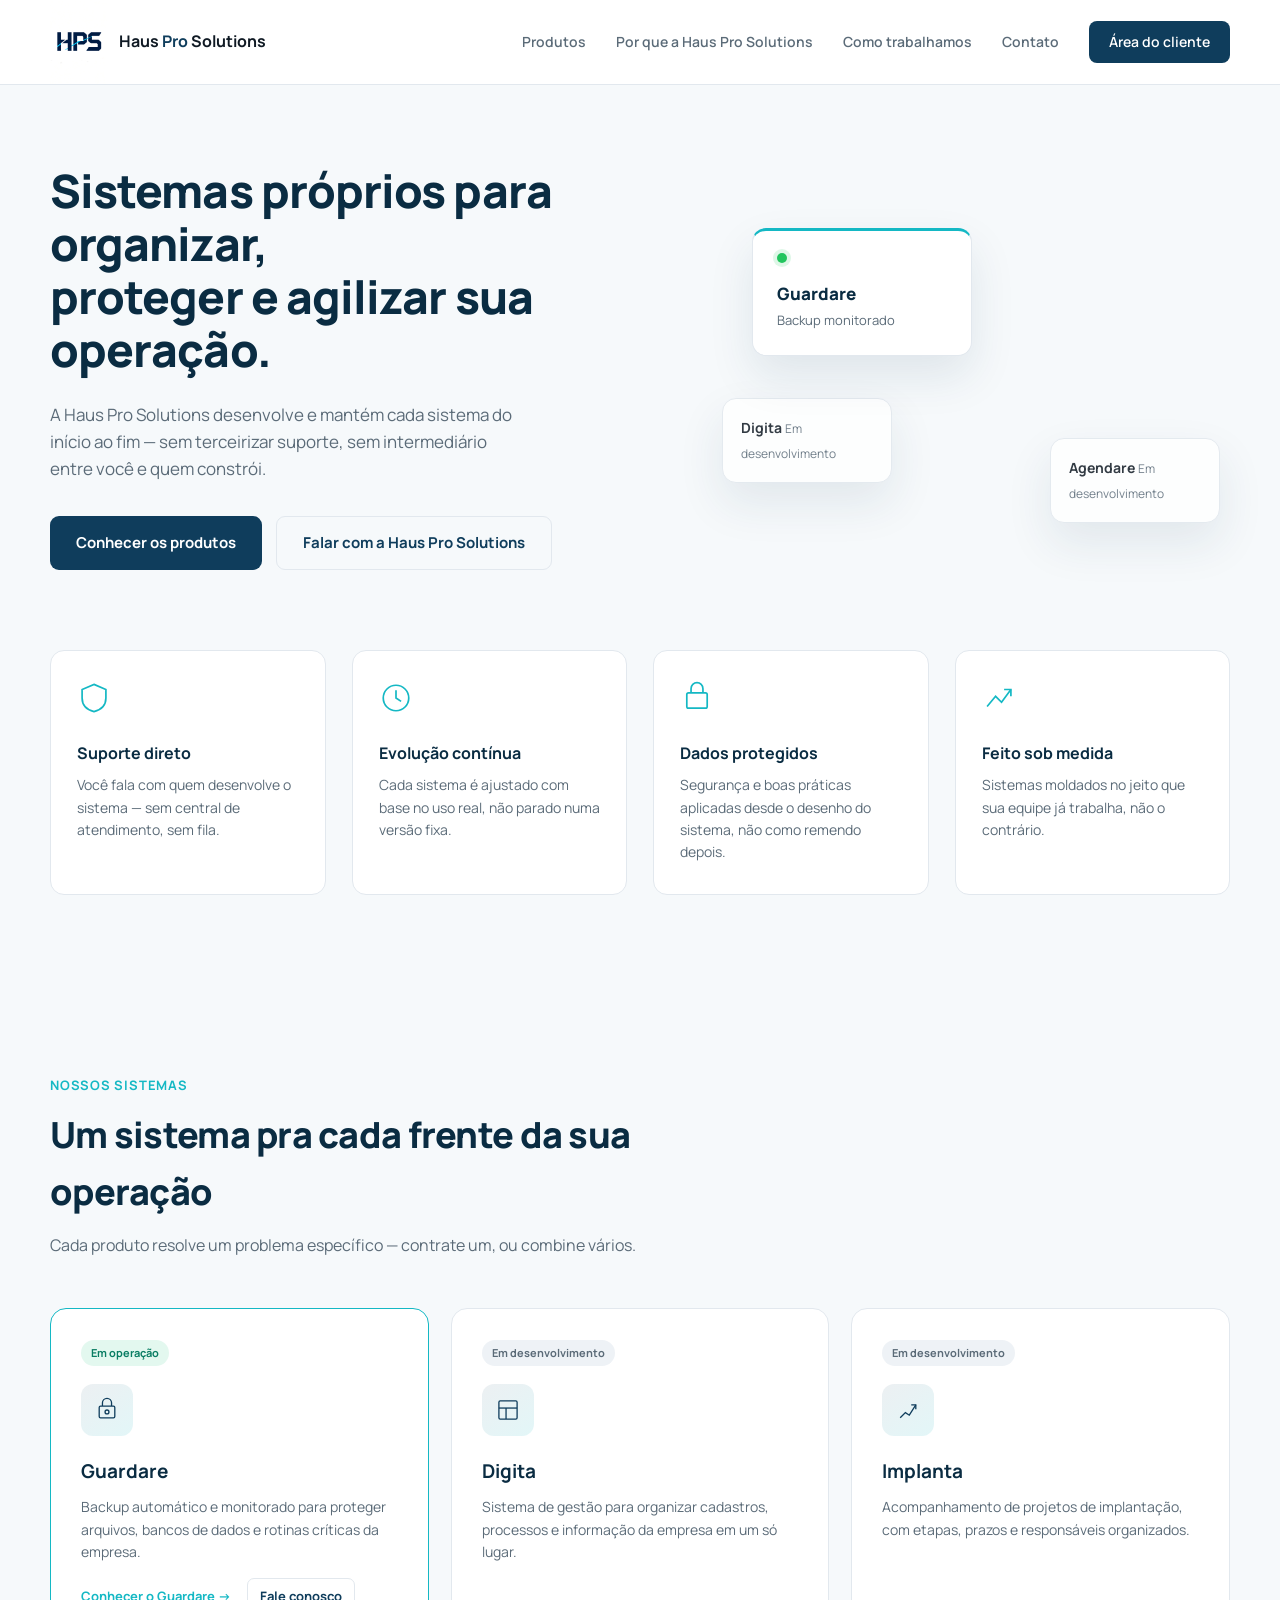
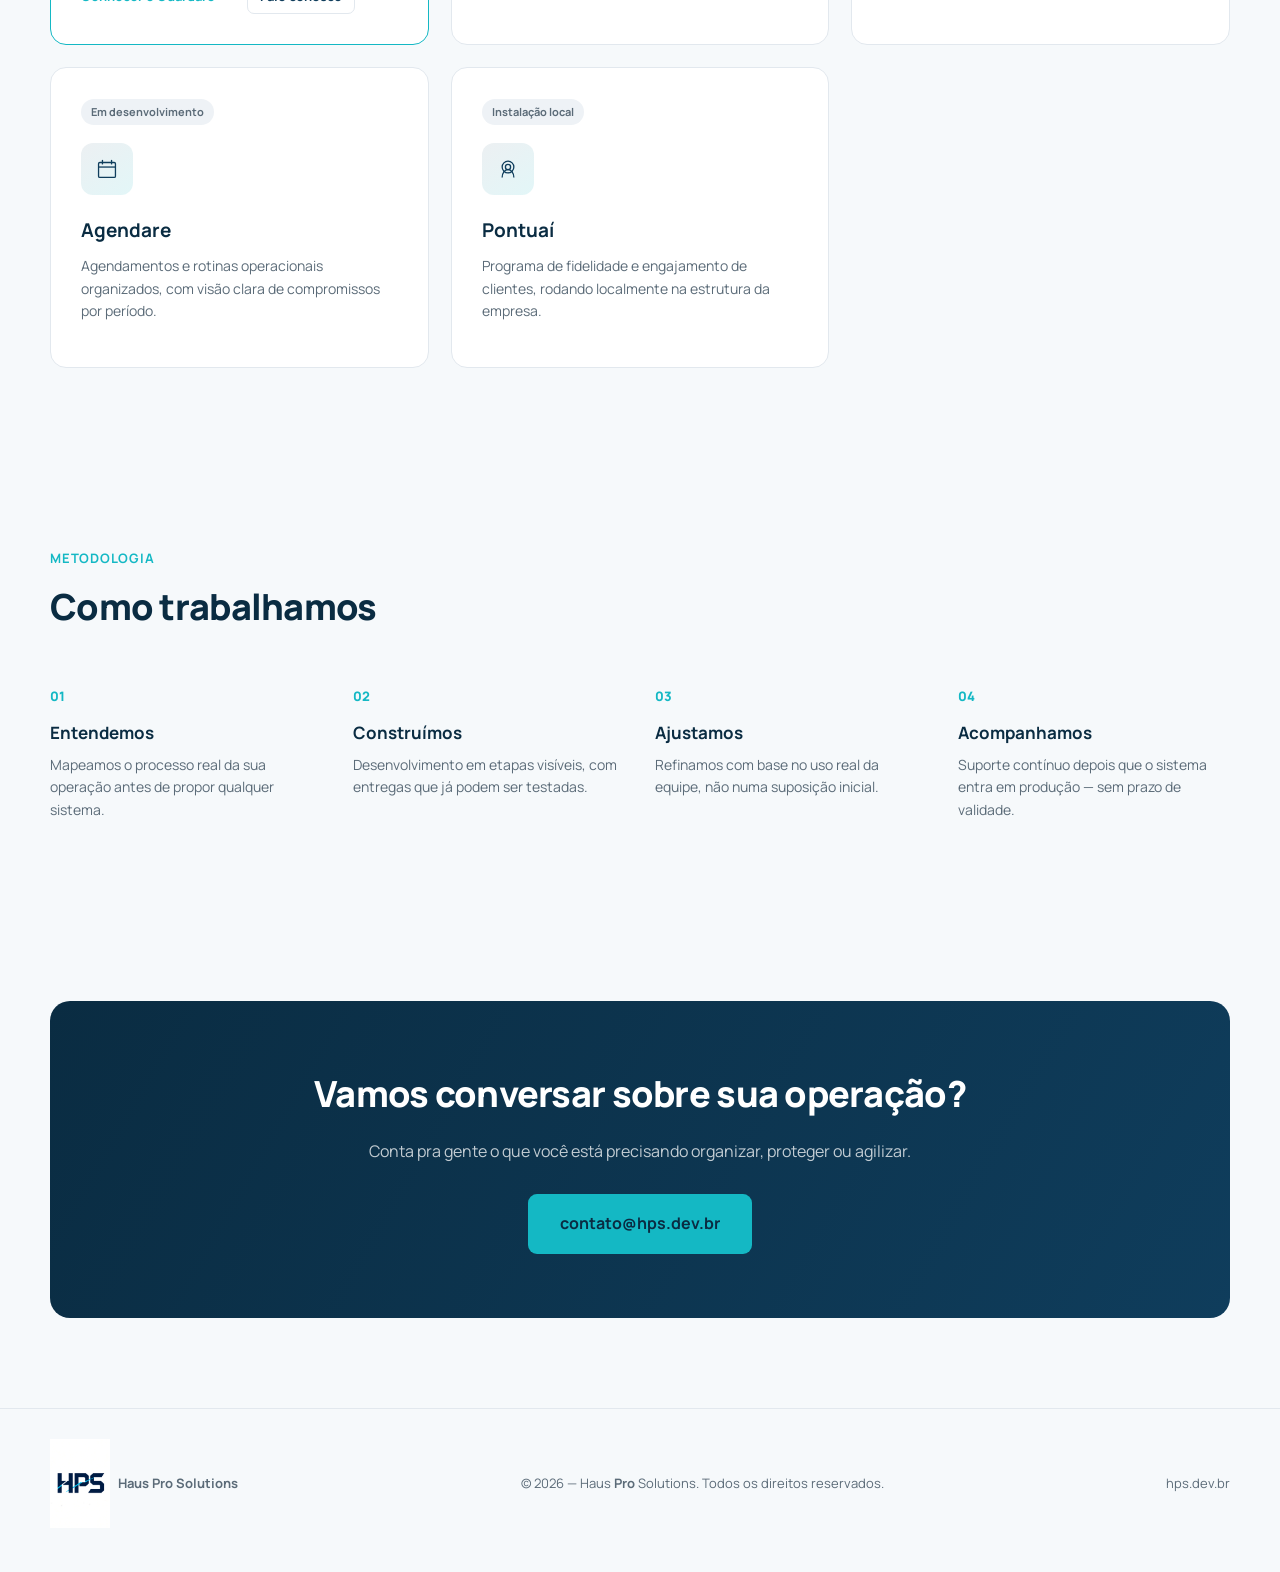
<file: index.html>
<!doctype html>
<html lang="pt-BR">
  <head>
    <meta charset="utf-8" />
    <meta name="viewport" content="width=device-width, initial-scale=1" />
    <meta
      name="description"
      content="Haus Pro Solutions — sistemas próprios para organizar, proteger e agilizar a operação do seu negócio."
    />
    <title>Haus Pro Solutions | Sistemas para sua operação</title>

    <link rel="preconnect" href="https://fonts.googleapis.com" />
    <link rel="preconnect" href="https://fonts.gstatic.com" crossorigin />
    <link
      href="https://fonts.googleapis.com/css2?family=Manrope:wght@400;500;600;700;800&display=swap"
      rel="stylesheet"
    />

    <link rel="stylesheet" href="style.css" />
  </head>
  <body>
    <header>
      <div class="header-inner">
        <a class="logo" href="#topo">
          <!-- Emblema hexagonal (exato da última imagem) -->
          <img class="logo-mark" src="logo.jpg" alt="HPS" />
          <span class="brand-title">Haus <strong>Pro</strong> Solutions</span>
        </a>

        <button
          class="menu-toggle"
          aria-label="Abrir menu"
          aria-expanded="false"
        >
          ☰
        </button>

        <nav>
          <a href="#produtos">Produtos</a>
          <a href="#diferenciais">Por que a Haus Pro Solutions</a>
          <a href="#processo">Como trabalhamos</a>
          <a href="#contato">Contato</a>
          <a class="cta-button" href="https://portal.hps.dev.br"
            >Área do cliente</a
          >
        </nav>
      </div>
    </header>

    <main id="topo">
      <!-- HERO -->
      <section class="hero">
        <div class="hero-copy">
          <h1>
            Sistemas próprios para organizar,<br />proteger e agilizar sua
            operação.
          </h1>
          <p class="lead">
            A Haus Pro Solutions desenvolve e mantém cada sistema do início ao
            fim — sem terceirizar suporte, sem intermediário entre você e quem
            constrói.
          </p>
          <div class="actions">
            <a class="button primary" href="#produtos">Conhecer os produtos</a>
            <a class="button ghost" href="#contato"
              >Falar com a Haus Pro Solutions</a
            >
          </div>
        </div>
        <div class="hero-visual" aria-hidden="true">
          <div class="visual-card main">
            <div class="visual-dot"></div>
            <span>Guardare</span>
            <small>Backup monitorado</small>
          </div>
          <div class="visual-card secondary">
            <span>Digita</span>
            <small>Em desenvolvimento</small>
          </div>
          <div class="visual-card secondary offset">
            <span>Agendare</span>
            <small>Em desenvolvimento</small>
          </div>
        </div>
      </section>

      <!-- DIFERENCIAIS -->
      <section class="section diferenciais" id="diferenciais">
        <div class="diff-grid">
          <div class="diff">
            <svg viewBox="0 0 40 40">
              <path
                d="M20 4 L34 10 V20 C34 29 28 34 20 36 C12 34 6 29 6 20 V10 Z"
              />
            </svg>
            <h3>Suporte direto</h3>
            <p>
              Você fala com quem desenvolve o sistema — sem central de
              atendimento, sem fila.
            </p>
          </div>
          <div class="diff">
            <svg viewBox="0 0 40 40">
              <circle cx="20" cy="20" r="15" />
              <path d="M20 11 V20 L26 24" />
            </svg>
            <h3>Evolução contínua</h3>
            <p>
              Cada sistema é ajustado com base no uso real, não parado numa
              versão fixa.
            </p>
          </div>
          <div class="diff">
            <svg viewBox="0 0 40 40">
              <rect x="8" y="14" width="24" height="18" rx="2" />
              <path d="M13 14 V9 a7 7 0 0 1 14 0 v5" />
            </svg>
            <h3>Dados protegidos</h3>
            <p>
              Segurança e boas práticas aplicadas desde o desenho do sistema,
              não como remendo depois.
            </p>
          </div>
          <div class="diff">
            <svg viewBox="0 0 40 40">
              <path d="M6 30 L16 18 L23 25 L34 10" />
              <path d="M26 10 H34 V18" />
            </svg>
            <h3>Feito sob medida</h3>
            <p>
              Sistemas moldados no jeito que sua equipe já trabalha, não o
              contrário.
            </p>
          </div>
        </div>
      </section>

      <!-- PRODUTOS -->
      <section class="section produtos" id="produtos">
        <div class="section-head">
          <p class="kicker">Nossos sistemas</p>
          <h2>Um sistema pra cada frente da sua operação</h2>
          <p class="section-desc">
            Cada produto resolve um problema específico — contrate um, ou
            combine vários.
          </p>
        </div>

        <div class="cards">
          <article class="card live">
            <span class="badge live">Em operação</span>
            <div class="card-icon">
              <svg viewBox="0 0 40 40">
                <rect x="8" y="14" width="24" height="18" rx="2" />
                <path d="M13 14 V9 a7 7 0 0 1 14 0 v5" />
                <circle cx="20" cy="23" r="3" />
              </svg>
            </div>
            <h3>Guardare</h3>
            <p>
              Backup automático e monitorado para proteger arquivos, bancos de
              dados e rotinas críticas da empresa.
            </p>

            <div class="card-actions">
              <a href="https://guardare.hps.dev.br">Conhecer o Guardare →</a>
              <a href="https://guardare.hps.dev.br/contato">Fale conosco</a>
            </div>
          </article>

          <article class="card">
            <span class="badge">Em desenvolvimento</span>
            <div class="card-icon">
              <svg viewBox="0 0 40 40">
                <rect x="6" y="6" width="28" height="28" rx="2" />
                <line x1="6" y1="17" x2="34" y2="17" />
                <line x1="17" y1="17" x2="17" y2="34" />
              </svg>
            </div>
            <h3>Digita</h3>
            <p>
              Sistema de gestão para organizar cadastros, processos e informação
              da empresa em um só lugar.
            </p>
          </article>

          <article class="card">
            <span class="badge">Em desenvolvimento</span>
            <div class="card-icon">
              <svg viewBox="0 0 40 40">
                <path d="M8 32 L16 24 L22 28 L32 12" />
                <path d="M25 12 H32 V19" />
              </svg>
            </div>
            <h3>Implanta</h3>
            <p>
              Acompanhamento de projetos de implantação, com etapas, prazos e
              responsáveis organizados.
            </p>
          </article>

          <article class="card">
            <span class="badge">Em desenvolvimento</span>
            <div class="card-icon">
              <svg viewBox="0 0 40 40">
                <rect x="7" y="10" width="26" height="23" rx="2" />
                <line x1="7" y1="17" x2="33" y2="17" />
                <line x1="13" y1="6" x2="13" y2="13" />
                <line x1="27" y1="6" x2="27" y2="13" />
              </svg>
            </div>
            <h3>Agendare</h3>
            <p>
              Agendamentos e rotinas operacionais organizados, com visão clara
              de compromissos por período.
            </p>
          </article>

          <article class="card">
            <span class="badge">Instalação local</span>
            <div class="card-icon">
              <svg viewBox="0 0 40 40">
                <circle cx="20" cy="17" r="4" />
                <path d="M11 33 c0 -7 4 -12 9 -12 s9 5 9 12" />
                <circle cx="20" cy="17" r="9" />
              </svg>
            </div>
            <h3>Pontuaí</h3>
            <p>
              Programa de fidelidade e engajamento de clientes, rodando
              localmente na estrutura da empresa.
            </p>
          </article>
        </div>
      </section>

      <!-- COMO TRABALHAMOS -->
      <section class="section processo" id="processo">
        <div class="section-head">
          <p class="kicker">Metodologia</p>
          <h2>Como trabalhamos</h2>
        </div>

        <div class="steps">
          <div class="step">
            <span class="step-n">01</span>
            <h3>Entendemos</h3>
            <p>
              Mapeamos o processo real da sua operação antes de propor qualquer
              sistema.
            </p>
          </div>
          <div class="step">
            <span class="step-n">02</span>
            <h3>Construímos</h3>
            <p>
              Desenvolvimento em etapas visíveis, com entregas que já podem ser
              testadas.
            </p>
          </div>
          <div class="step">
            <span class="step-n">03</span>
            <h3>Ajustamos</h3>
            <p>
              Refinamos com base no uso real da equipe, não numa suposição
              inicial.
            </p>
          </div>
          <div class="step">
            <span class="step-n">04</span>
            <h3>Acompanhamos</h3>
            <p>
              Suporte contínuo depois que o sistema entra em produção — sem
              prazo de validade.
            </p>
          </div>
        </div>
      </section>

      <!-- CONTATO -->
      <section class="section contato" id="contato">
        <div class="contato-box">
          <h2>Vamos conversar sobre sua operação?</h2>
          <p>
            Conta pra gente o que você está precisando organizar, proteger ou
            agilizar.
          </p>
          <a class="button primary large" href="mailto:contato@hps.dev.br"
            >contato@hps.dev.br</a
          >
        </div>
      </section>
    </main>

    <footer>
      <div class="footer-inner">
        <span class="logo small">
          <img class="logo-mark" src="logo.jpg" alt="HPS" />
          Haus Pro Solutions
        </span>
        <span
          >© 2026 — Haus <strong>Pro</strong> Solutions. Todos os direitos
          reservados.</span
        >
        <span>hps.dev.br</span>
      </div>
    </footer>

    <script src="script.js"></script>
  </body>
</html>
</file>
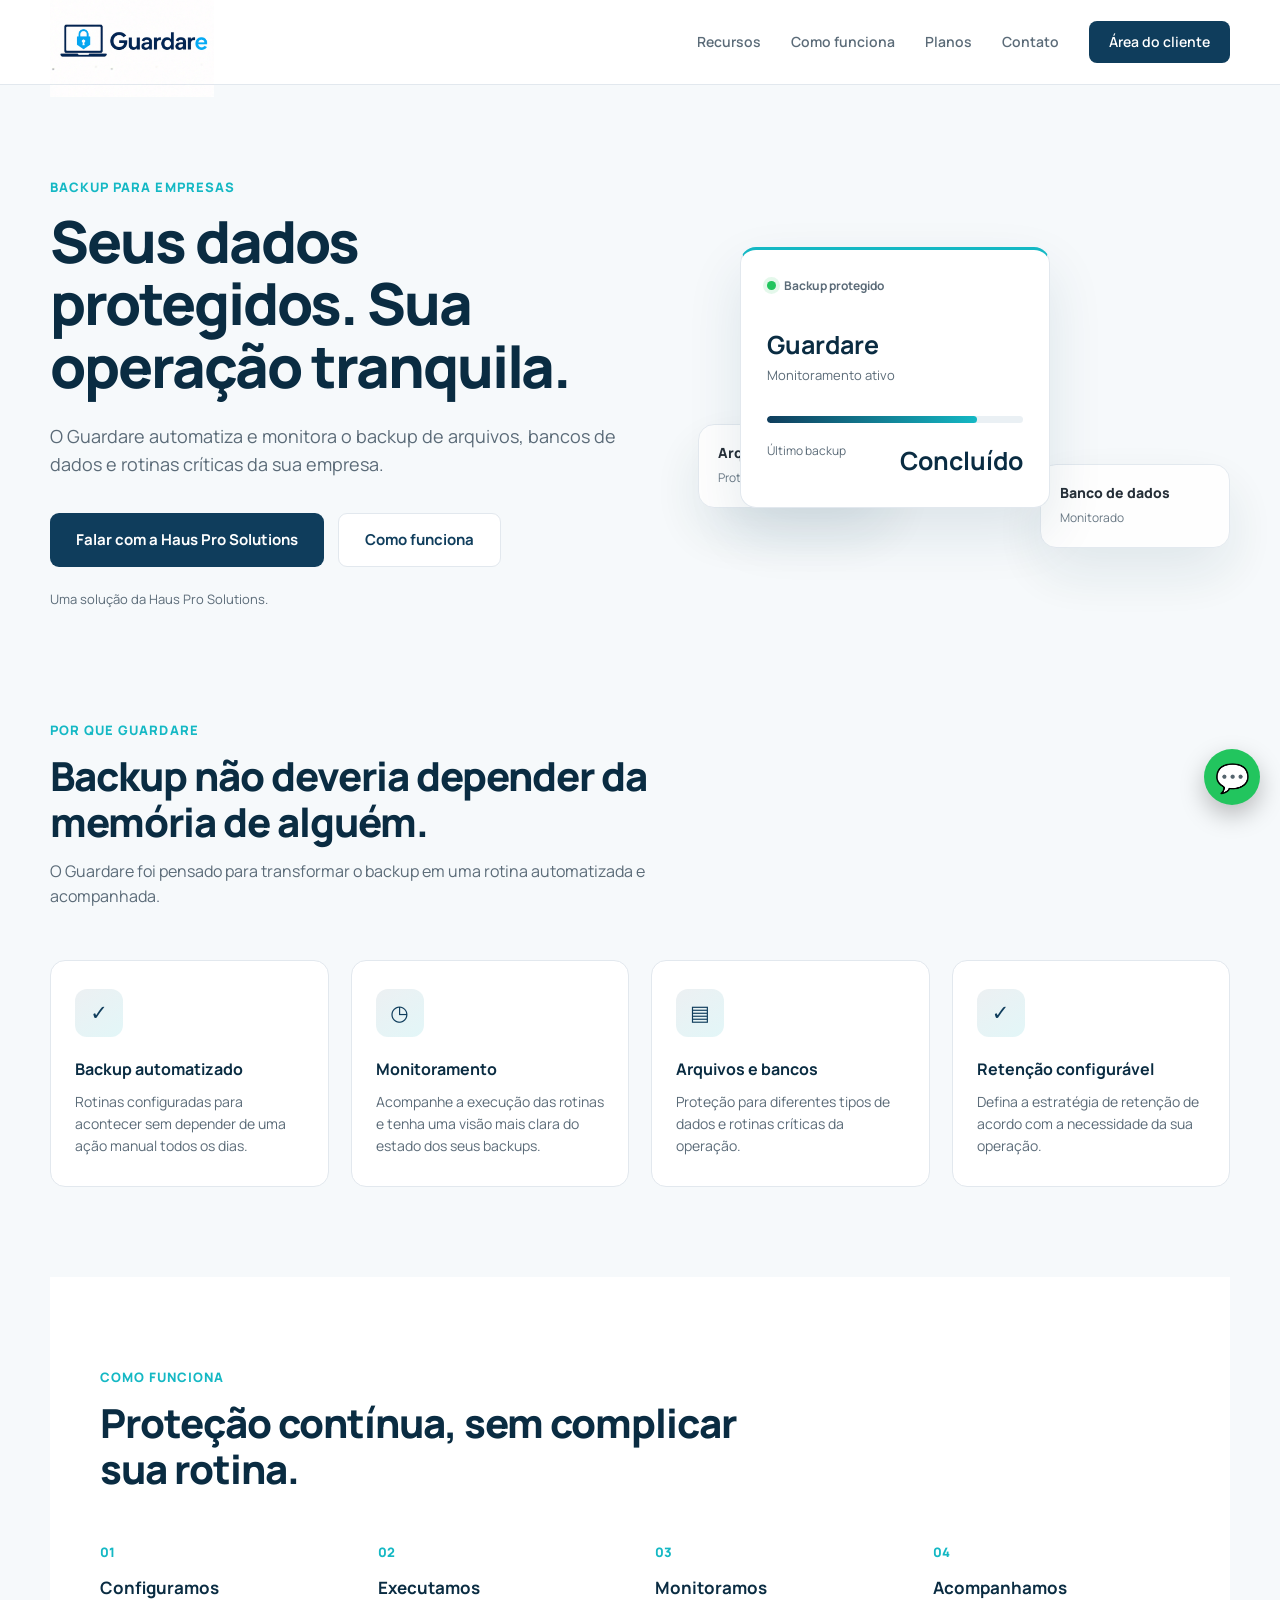
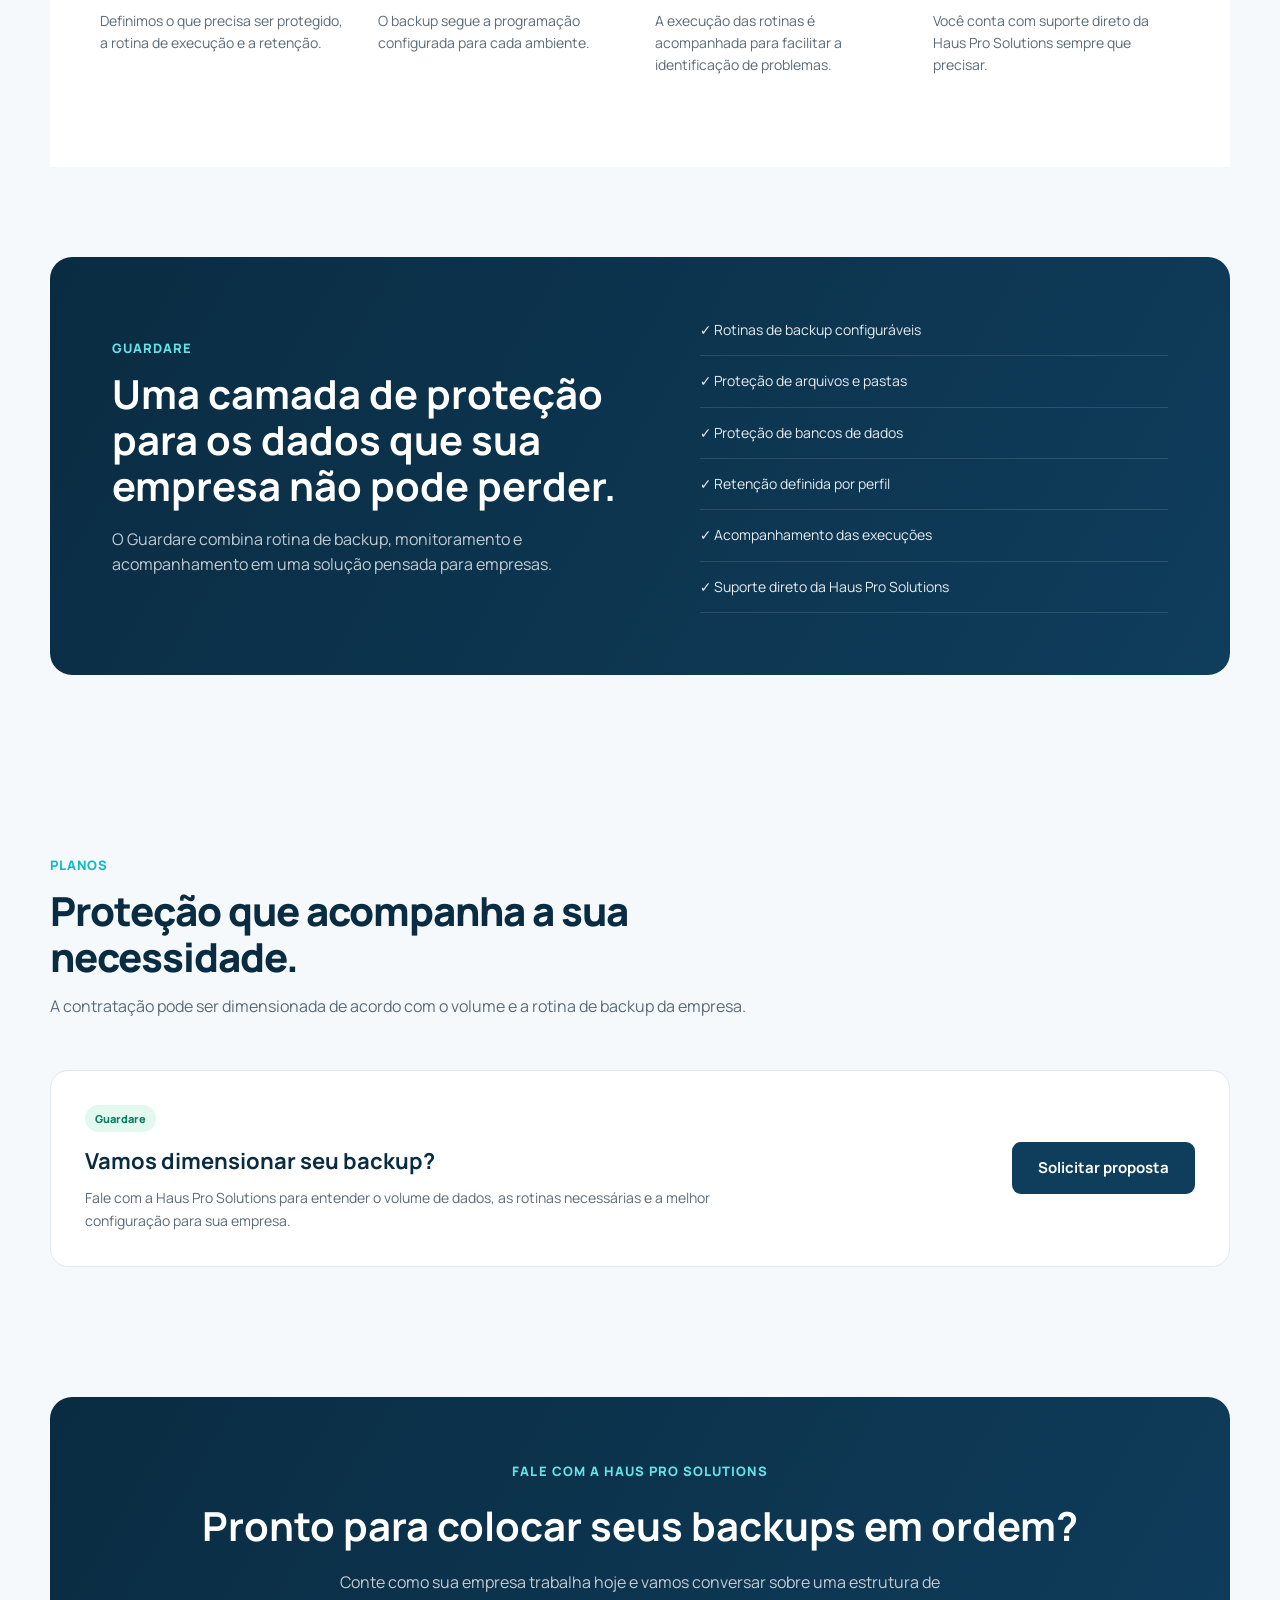
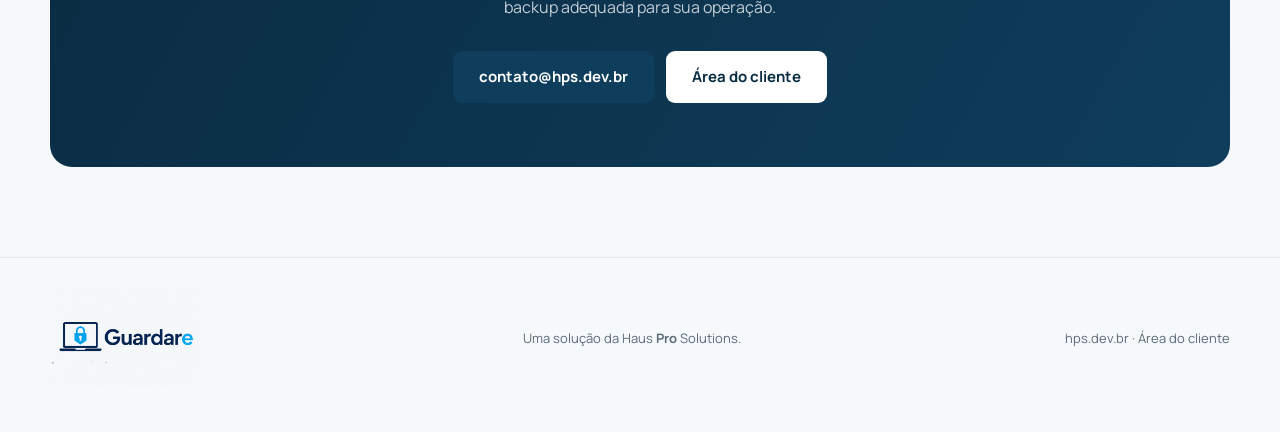
<file: Guardare/index.html>
<!doctype html>
<html lang="pt-BR">
  <head>
    <meta charset="utf-8" />
    <meta name="viewport" content="width=device-width, initial-scale=1" />
    <meta
      name="description"
      content="Guardare — backup automático e monitorado para proteger os dados críticos da sua empresa."
    />
    <title>Guardare | Backup para sua empresa</title>
    <link rel="preconnect" href="https://fonts.googleapis.com" />
    <link rel="preconnect" href="https://fonts.gstatic.com" crossorigin />
    <link
      href="https://fonts.googleapis.com/css2?family=Manrope:wght@400;500;600;700;800&display=swap"
      rel="stylesheet"
    />
    <link rel="stylesheet" href="style.css" />
  </head>
  <body>
    <header>
      <div class="header-inner">
        <!-- CÓDIGO ALTERADO AQUI: Substituímos o texto pela imagem da logo -->
        <a class="logo" href="#topo" aria-label="Guardare">
          <img src="logo-guardare.jpg" alt="Logo Guardare" class="logo-img" />
        </a>
        <button
          class="menu-toggle"
          aria-label="Abrir menu"
          aria-expanded="false"
        >
          ☰
        </button>
        <nav>
          <a href="#recursos">Recursos</a>
          <a href="#como-funciona">Como funciona</a>
          <a href="#planos">Planos</a>
          <a href="#contato">Contato</a>
          <a class="cta-button" href="https://portal.hps.dev.br"
            >Área do cliente</a
          >
        </nav>
      </div>
    </header>

    <main id="topo">
      <section class="hero">
        <div class="hero-copy">
          <p class="eyebrow">BACKUP PARA EMPRESAS</p>
          <h1>Seus dados protegidos. Sua operação tranquila.</h1>
          <p class="lead">
            O Guardare automatiza e monitora o backup de arquivos, bancos de
            dados e rotinas críticas da sua empresa.
          </p>
          <div class="actions">
            <a class="button primary" href="#contato"
              >Falar com a Haus Pro Solutions</a
            >
            <a class="button ghost" href="#como-funciona">Como funciona</a>
          </div>
          <p class="hero-note">Uma solução da Haus Pro Solutions.</p>
        </div>

        <div class="hero-visual" aria-hidden="true">
          <div class="visual-card main">
            <div class="status-line">
              <span class="status-dot"></span>Backup protegido
            </div>
            <strong>Guardare</strong>
            <small>Monitoramento ativo</small>
            <div class="progress"><span></span></div>
            <div class="visual-meta">
              <span>Último backup</span><strong>Concluído</strong>
            </div>
          </div>
          <div class="visual-card secondary">
            <span>Arquivos</span><small>Protegidos</small>
          </div>
          <div class="visual-card secondary offset">
            <span>Banco de dados</span><small>Monitorado</small>
          </div>
        </div>
      </section>

      <section class="section benefits">
        <div class="section-head">
          <p class="kicker">Por que Guardare</p>
          <h2>Backup não deveria depender da memória de alguém.</h2>
          <p class="section-desc">
            O Guardare foi pensado para transformar o backup em uma rotina
            automatizada e acompanhada.
          </p>
        </div>
        <div class="benefit-grid">
          <article class="benefit">
            <div class="icon">✓</div>
            <h3>Backup automatizado</h3>
            <p>
              Rotinas configuradas para acontecer sem depender de uma ação
              manual todos os dias.
            </p>
          </article>
          <article class="benefit">
            <div class="icon">◷</div>
            <h3>Monitoramento</h3>
            <p>
              Acompanhe a execução das rotinas e tenha uma visão mais clara do
              estado dos seus backups.
            </p>
          </article>
          <article class="benefit">
            <div class="icon">▤</div>
            <h3>Arquivos e bancos</h3>
            <p>
              Proteção para diferentes tipos de dados e rotinas críticas da
              operação.
            </p>
          </article>
          <article class="benefit">
            <div class="icon">✓</div>
            <h3>Retenção configurável</h3>
            <p>
              Defina a estratégia de retenção de acordo com a necessidade da sua
              operação.
            </p>
          </article>
        </div>
      </section>

      <section class="section how" id="como-funciona">
        <div class="section-head">
          <p class="kicker">Como funciona</p>
          <h2>Proteção contínua, sem complicar sua rotina.</h2>
        </div>
        <div class="steps">
          <div class="step">
            <span>01</span>
            <h3>Configuramos</h3>
            <p>
              Definimos o que precisa ser protegido, a rotina de execução e a
              retenção.
            </p>
          </div>
          <div class="step">
            <span>02</span>
            <h3>Executamos</h3>
            <p>O backup segue a programação configurada para cada ambiente.</p>
          </div>
          <div class="step">
            <span>03</span>
            <h3>Monitoramos</h3>
            <p>
              A execução das rotinas é acompanhada para facilitar a
              identificação de problemas.
            </p>
          </div>
          <div class="step">
            <span>04</span>
            <h3>Acompanhamos</h3>
            <p>
              Você conta com suporte direto da Haus Pro Solutions sempre que
              precisar.
            </p>
          </div>
        </div>
      </section>

      <section class="section features" id="recursos">
        <div class="feature-panel">
          <div>
            <p class="kicker">Guardare</p>
            <h2>
              Uma camada de proteção para os dados que sua empresa não pode
              perder.
            </h2>
            <p>
              O Guardare combina rotina de backup, monitoramento e
              acompanhamento em uma solução pensada para empresas.
            </p>
          </div>
          <div class="feature-list">
            <div>✓ Rotinas de backup configuráveis</div>
            <div>✓ Proteção de arquivos e pastas</div>
            <div>✓ Proteção de bancos de dados</div>
            <div>✓ Retenção definida por perfil</div>
            <div>✓ Acompanhamento das execuções</div>
            <div>✓ Suporte direto da Haus Pro Solutions</div>
          </div>
        </div>
      </section>

      <section class="section plans" id="planos">
        <div class="section-head">
          <p class="kicker">Planos</p>
          <h2>Proteção que acompanha a sua necessidade.</h2>
          <p class="section-desc">
            A contratação pode ser dimensionada de acordo com o volume e a
            rotina de backup da empresa.
          </p>
        </div>
        <div class="plan-box">
          <div>
            <span class="plan-tag">Guardare</span>
            <h3>Vamos dimensionar seu backup?</h3>
            <p>
              Fale com a Haus Pro Solutions para entender o volume de dados, as
              rotinas necessárias e a melhor configuração para sua empresa.
            </p>
          </div>
          <a class="button primary" href="#contato">Solicitar proposta</a>
        </div>
      </section>

      <section class="section contato" id="contato">
        <div class="contato-box">
          <p class="kicker">Fale com a Haus Pro Solutions</p>
          <h2>Pronto para colocar seus backups em ordem?</h2>
          <p>
            Conte como sua empresa trabalha hoje e vamos conversar sobre uma
            estrutura de backup adequada para sua operação.
          </p>
          <div class="contact-actions">
            <a class="button primary large" href="/contato"
              >contato@hps.dev.br</a
            >
            <a class="button light large" href="https://portal.hps.dev.br"
              >Área do cliente</a
            >
          </div>
        </div>
      </section>
    </main>

    <footer>
      <div class="footer-inner">
        <!-- CÓDIGO ALTERADO AQUI: Substituímos o texto pela imagem da logo, usando uma classe diferente para controle de tamanho se necessário -->
        <span class="logo small">
          <img
            src="logo-guardare.jpg"
            alt="Logo Guardare small"
            class="logo-img-small"
          />
        </span>
        <span>Uma solução da Haus <strong>Pro</strong> Solutions.</span>
        <span
          ><a href="https://hps.dev.br">hps.dev.br</a> ·
          <a href="https://portal.hps.dev.br">Área do cliente</a></span
        >
      </div>
    </footer>
    <!-- WhatsApp -->
    <a
      href="https://wa.me/5545999153585?text=Olá!%20Gostaria%20de%20saber%20mais%20sobre%20o%20Guardare."
      target="_blank"
      rel="noopener noreferrer"
      aria-label="Falar com a Haus Pro Solutions pelo WhatsApp"
      style="
        position: fixed;
        right: 20px;
        bottom: 95px;
        z-index: 9999;
        width: 56px;
        height: 56px;
        display: flex;
        align-items: center;
        justify-content: center;
        border-radius: 9999px;
        background-color: #22c55e;
        color: white;
        font-size: 28px;
        text-decoration: none;
        box-shadow: 0 10px 25px rgba(0, 0, 0, 0.25);
        transition: transform 0.2s ease;
      "
    >
      💬 </a
    >
    <script src="script.js"></script>
  </body>
</html>
</file>
<file: style.css>
:root {
  --blue: #0f3d5c;
  --blue-deep: #0a2c42;
  --cyan: #14b8c4;
  --bg: #f6f9fb;
  --surface: #ffffff;
  --ink: #101a24;
  --muted: #5b6b78;
  --line: #e2e8ee;
  --max: 1180px;
}

* { box-sizing: border-box; }
html { scroll-behavior: smooth; }

body {
  margin: 0;
  background: var(--bg);
  color: var(--ink);
  font-family: 'Manrope', system-ui, sans-serif;
  font-size: 16px;
  line-height: 1.6;
}

a { text-decoration: none; color: inherit; }

.header-inner, main, .footer-inner {
  width: min(var(--max), calc(100% - 48px));
  margin: auto;
}

/* HEADER */
header {
  background: var(--surface);
  border-bottom: 1px solid var(--line);
  position: sticky;
  top: 0;
  z-index: 20;
}

.header-inner {
  height: 84px;
  display: flex;
  align-items: center;
  justify-content: space-between;
}

.logo {
  display: flex;
  align-items: center;
  gap: 12px;
  font-weight: 700;
}

.logo-mark {
  width: 57px;
  height: auto;
  flex-shrink: 0;
}

.brand-title { font-size: 16px; color: var(--ink); }
.brand-title strong { color: var(--blue); }

nav { display: flex; align-items: center; gap: 30px; }

nav a {
  font-size: 14px;
  font-weight: 600;
  color: var(--muted);
  transition: color 0.2s ease;
}

nav a:hover { color: var(--blue); }

.cta-button {
  padding: 10px 20px;
  background: var(--blue);
  border-radius: 8px;
  color: #fff !important;
}

.cta-button:hover { background: var(--blue-deep); }

.menu-toggle {
  display: none;
  background: none;
  border: none;
  color: var(--blue);
  font-size: 24px;
  cursor: pointer;
}

/* HERO */
.hero {
  padding: 80px 0;
  display: grid;
  grid-template-columns: 1.1fr 0.9fr;
  gap: 50px;
  align-items: center;
}

.hero h1 {
  font-size: clamp(32px, 4vw, 46px);
  line-height: 1.15;
  letter-spacing: -0.02em;
  font-weight: 800;
  margin: 0 0 24px;
  color: var(--blue-deep);
}

.lead {
  max-width: 480px;
  color: var(--muted);
  font-size: 17px;
  margin-bottom: 34px;
}

.actions { display: flex; gap: 14px; flex-wrap: wrap; }

.button {
  display: inline-flex;
  align-items: center;
  padding: 14px 26px;
  border-radius: 9px;
  font-weight: 700;
  font-size: 15px;
  transition: all 0.2s ease;
}

.button.primary { background: var(--blue); color: #fff; }
.button.primary:hover { background: var(--blue-deep); }
.button.primary.large { padding: 17px 32px; font-size: 16px; }

.button.ghost { border: 1.5px solid var(--line); color: var(--blue); }
.button.ghost:hover { border-color: var(--blue); }

/* VISUAL HERO */
.hero-visual { position: relative; height: 320px; }

.visual-card {
  position: absolute;
  background: var(--surface);
  border: 1px solid var(--line);
  border-radius: 14px;
  box-shadow: 0 20px 45px rgba(15, 61, 92, 0.1);
  padding: 22px 24px;
}

.visual-card.main {
  width: 220px;
  top: 20px;
  left: 30px;
  z-index: 2;
  border-top: 3px solid var(--cyan);
}

.visual-card.main span { display: block; font-weight: 800; font-size: 17px; color: var(--blue-deep); }
.visual-card.main small { color: var(--muted); font-size: 13px; }

.visual-dot {
  width: 10px; height: 10px; border-radius: 50%;
  background: #22c55e;
  display: inline-block;
  margin-bottom: 10px;
  box-shadow: 0 0 0 4px rgba(34,197,94,0.15);
}

.visual-card.secondary {
  width: 170px;
  padding: 16px 18px;
  opacity: 0.85;
}
.visual-card.secondary span { font-weight: 700; font-size: 14px; color: var(--ink); }
.visual-card.secondary small { color: var(--muted); font-size: 12px; }

.visual-card.secondary:not(.offset) { top: 190px; left: 0; z-index: 1; }
.visual-card.secondary.offset { top: 230px; right: 10px; z-index: 1; }

/* SEÇÕES */
.section { padding: 90px 0; }

.section-head { max-width: 640px; margin-bottom: 50px; }

.kicker {
  font-size: 13px;
  font-weight: 700;
  color: var(--cyan);
  text-transform: uppercase;
  letter-spacing: 0.06em;
  margin: 0 0 10px;
}

h2 {
  font-size: clamp(26px, 3vw, 36px);
  letter-spacing: -0.02em;
  font-weight: 800;
  margin: 0 0 12px;
  color: var(--blue-deep);
}

.section-desc { color: var(--muted); margin: 0; }

/* DIFERENCIAIS */
.diferenciais { padding-top: 0; }

.diff-grid {
  display: grid;
  grid-template-columns: repeat(4, 1fr);
  gap: 26px;
}

.diff {
  background: var(--surface);
  border: 1px solid var(--line);
  border-radius: 14px;
  padding: 30px 26px;
}

.diff svg {
  width: 34px;
  height: 34px;
  fill: none;
  stroke: var(--cyan);
  stroke-width: 2;
  margin-bottom: 18px;
}

.diff h3 { font-size: 16px; margin: 0 0 8px; color: var(--blue-deep); }
.diff p { font-size: 14px; color: var(--muted); margin: 0; }

/* PRODUTOS */
.cards {
  display: grid;
  grid-template-columns: repeat(3, 1fr);
  gap: 22px;
}

.card {
  background: var(--surface);
  border: 1px solid var(--line);
  border-radius: 16px;
  padding: 30px;
  position: relative;
  transition: transform 0.2s ease, box-shadow 0.2s ease;
}

.card:hover { transform: translateY(-4px); box-shadow: 0 16px 34px rgba(15,61,92,0.1); }

.card.live { border-color: var(--cyan); }

.badge {
  display: inline-block;
  font-size: 11px;
  font-weight: 700;
  color: var(--muted);
  background: #eef2f6;
  padding: 4px 10px;
  border-radius: 100px;
  margin-bottom: 18px;
}

.badge.live { color: #0a7d63; background: #e3f8ef; }

.card-icon {
  width: 52px;
  height: 52px;
  border-radius: 12px;
  background: linear-gradient(145deg, rgba(15,61,92,0.08), rgba(20,184,196,0.12));
  display: flex;
  align-items: center;
  justify-content: center;
  margin-bottom: 20px;
}

.card-icon svg { width: 26px; height: 26px; fill: none; stroke: var(--blue); stroke-width: 2; }

.card h3 { font-size: 19px; margin: 0 0 10px; color: var(--blue-deep); }
.card p { font-size: 14px; color: var(--muted); min-height: 62px; margin: 0 0 14px; }
/*.card a { color: var(--cyan); font-size: 13px; font-weight: 700; } */
.card-actions {
  display: flex;
  align-items: center;
  gap: 16px;
  flex-wrap: wrap;
}

.card-actions a {
  color: var(--cyan);
  font-size: 13px;
  font-weight: 700;
}

.card-actions a:last-child {
  color: var(--blue);
  border: 1px solid var(--line);
  padding: 7px 12px;
  border-radius: 7px;
  transition: all 0.2s ease;
}

.card-actions a:last-child:hover {
  border-color: var(--cyan);
  color: var(--cyan);
}

/* PROCESSO */
.steps {
  display: grid;
  grid-template-columns: repeat(4, 1fr);
  gap: 30px;
}

.step-n {
  display: block;
  font-size: 13px;
  font-weight: 800;
  color: var(--cyan);
  margin-bottom: 12px;
}

.step h3 { font-size: 17px; margin: 0 0 8px; color: var(--blue-deep); }
.step p { font-size: 14px; color: var(--muted); margin: 0; }

/* CONTATO */
.contato-box {
  background: linear-gradient(120deg, var(--blue-deep), var(--blue));
  border-radius: 20px;
  padding: 64px;
  text-align: center;
  color: #fff;
}

.contato-box h2 { color: #fff; }
.contato-box p { color: rgba(255,255,255,0.75); margin-bottom: 30px; }
.contato-box .button.primary { background: var(--cyan); color: var(--blue-deep); }
.contato-box .button.primary:hover { background: #3fd0db; }

/* RODAPÉ */
footer { border-top: 1px solid var(--line); padding: 30px 0 44px; }

.footer-inner {
  display: flex;
  justify-content: space-between;
  align-items: center;
  color: var(--muted);
  font-size: 13px;
}

.logo.small { font-size: 13px; gap: 8px; }
.logo.small .logo-mark { width: 60px; height: auto; }

/* RESPONSIVO */
@media (max-width: 900px) {
  nav {
    display: none;
    position: absolute;
    right: 24px;
    top: 76px;
    flex-direction: column;
    align-items: stretch;
    gap: 18px;
    padding: 24px;
    background: var(--surface);
    border: 1px solid var(--line);
    border-radius: 14px;
    min-width: 220px;
    box-shadow: 0 16px 34px rgba(0,0,0,0.08);
  }
  nav.active { display: flex; }
  .menu-toggle { display: block; }

  .hero { grid-template-columns: 1fr; padding: 50px 0; }
  .hero-visual { display: none; }
  .diff-grid { grid-template-columns: 1fr 1fr; }
  .cards { grid-template-columns: 1fr 1fr; }
  .steps { grid-template-columns: 1fr 1fr; }
}

@media (max-width: 560px) {
  .header-inner, main, .footer-inner { width: calc(100% - 32px); }
  .diff-grid, .cards, .steps { grid-template-columns: 1fr; }
  .contato-box { padding: 40px 26px; }
  .footer-inner { flex-direction: column; gap: 10px; align-items: flex-start; }
}
</file>
<file: Guardare/style.css>
/* ==========================================================================
   1. VARIÁVEIS DE COR E CONFIGURAÇÕES GERAIS DE RESET
   ========================================================================== */
:root {
  --blue: #0f3d5c;    /* Cor azul principal dos botões e destaques */
  --deep: #0a2c42;    /* Cor azul escuro para títulos e contrastes */
  --cyan: #14b8c4;    /* Cor ciano para detalhes e acentos */
  --bg: #f6f9fb;      /* Cor de fundo padrão da página */
  --surface: #fff;    /* Cor de fundo branca para cards/painéis */
  --ink: #101a24;     /* Cor padrão de texto da página */
  --muted: #5b6b78;   /* Cor cinza para textos secundários */
  --line: #e2e8ee;    /* Cor das linhas de borda e divisores */
  --max: 1180px;     /* Largura máxima do conteúdo centralizado */
}

/* Configuração para cálculo correto das dimensões de elementos */
* {
  box-sizing: border-box;
}

/* Rolagem suave ao clicar nos links da navegação */
html {
  scroll-behavior: smooth;
  scroll-padding-top: 100px;
}

/* Estilos de corpo e tipografia global */
body {
  margin: 0;
  background: var(--bg);
  color: var(--ink);
  font-family: 'Manrope', system-ui, -apple-system, sans-serif;
  font-size: 16px;
  line-height: 1.6;
}

a {
  text-decoration: none;
  color: inherit;
}

/* Centralização do conteúdo principal */
.header-inner,
main,
.footer-inner {
  width: min(var(--max), calc(100% - 48px));
  margin: auto;
}

/* ==========================================================================
   2. CABEÇALHO (HEADER) E LOGO COM AJUSTES DE TAMANHO E FUNDO
   ========================================================================== */
header {
  background: rgba(255, 255, 255, 0.96);
  border-bottom: 1px solid var(--line);
  position: sticky;
  top: 0;
  z-index: 20;
  backdrop-filter: blur(12px);
}

.header-inner {
  height: 84px;               /* Altura fixa do cabeçalho */
  display: flex;
  align-items: center;
  justify-content: space-between;
}

/* Container do link da logo no cabeçalho */
.logo {
  display: flex;
  align-items: center;
  gap: 10px;
  font-weight: 700;
  max-height: 100%;           /* Evita que o container ultrapasse a altura do header */
}

/* 
 * AJUSTE DA LOGO NO CABEÇALHO:
 * - height/max-height: limita a altura para que a imagem não atropele a borda inferior.
 * - mix-blend-mode: multiply: oculta o fundo branco da imagem JPG.
 */
.logo-img {
  height: 110px;               /* Altura ideal proporcional para o cabeçalho de 84px */
  max-height: 100%;           /* Garante que a imagem nunca estoure o limite do container */
  width: auto;                /* Mantém a proporção da imagem */
  display: block;
  object-fit: contain;        /* Mantém a integridade sem distorcer a imagem */
  mix-blend-mode: multiply;   /* Faz o fundo branco puro da imagem JPG ficar transparente */
}

/* Marcador alternativo em texto/gradiente (caso não use imagem) */
.mark {
  width: 34px;
  height: 34px;
  border-radius: 8px;
  background: linear-gradient(145deg, var(--blue), var(--cyan));
  color: #fff;
  display: flex;
  align-items: center;
  justify-content: center;
  font-weight: 800;
}

.logo strong {
  color: var(--blue);
}

/* ==========================================================================
   3. MENU DE NAVEGAÇÃO E BOTÕES DE AÇÃO
   ========================================================================== */
nav {
  display: flex;
  align-items: center;
  gap: 30px;
}

nav a {
  font-size: 14px;
  font-weight: 600;
  color: var(--muted);
}

nav a:hover {
  color: var(--blue);
}

.cta-button {
  padding: 10px 20px;
  background: var(--blue);
  border-radius: 8px;
  color: #fff !important;
}

/* Botão hambúrguer para dispositivos móveis */
.menu-toggle {
  display: none;
  background: none;
  border: 0;
  color: var(--blue);
  font-size: 24px;
  cursor: pointer;
}

/* Estilos de botões da página */
.button {
  display: inline-flex;
  align-items: center;
  justify-content: center;
  padding: 14px 26px;
  border-radius: 9px;
  font-weight: 700;
  font-size: 15px;
  transition: all 0.2s ease;
}

.button.primary {
  background: var(--blue);
  color: #fff;
}

.button.primary:hover {
  background: var(--deep);
  transform: translateY(-1px);
}

.button.ghost {
  border: 1.5px solid var(--line);
  color: var(--blue);
  background: #fff;
}

.button.light {
  background: #fff;
  color: var(--deep);
}

/* ==========================================================================
   4. SEÇÃO HERO (APRESENTAÇÃO INICIAL)
   ========================================================================== */
.hero {
  padding: 92px 0 90px;
  display: grid;
  grid-template-columns: 1.05fr 0.95fr;
  gap: 60px;
  align-items: center;
}

.eyebrow,
.kicker {
  font-size: 13px;
  font-weight: 800;
  color: var(--cyan);
  text-transform: uppercase;
  letter-spacing: 0.08em;
  margin: 0 0 12px;
}

.hero h1 {
  font-size: clamp(38px, 5vw, 58px);
  line-height: 1.08;
  letter-spacing: -0.035em;
  font-weight: 800;
  margin: 0 0 24px;
  color: var(--deep);
  max-width: 680px;
}

.lead {
  max-width: 580px;
  color: var(--muted);
  font-size: 18px;
  margin: 0 0 34px;
}

.actions {
  display: flex;
  gap: 14px;
  flex-wrap: wrap;
}

.hero-note {
  margin: 22px 0 0;
  font-size: 13px;
  color: var(--muted);
}

/* Cards decorativos do Hero */
.hero-visual {
  position: relative;
  height: 370px;
}

.visual-card {
  position: absolute;
  background: #fff;
  border: 1px solid var(--line);
  border-radius: 16px;
  box-shadow: 0 24px 55px rgba(15, 61, 92, 0.11);
}

.visual-card.main {
  width: 310px;
  min-height: 235px;
  top: 38px;
  left: 42px;
  z-index: 2;
  border-top: 3px solid var(--cyan);
  padding: 26px;
}

.status-line {
  display: flex;
  align-items: center;
  gap: 8px;
  color: var(--muted);
  font-size: 12px;
  font-weight: 700;
  margin-bottom: 30px;
}

.status-dot {
  width: 9px;
  height: 9px;
  border-radius: 50%;
  background: #22c55e;
  box-shadow: 0 0 0 4px rgba(34, 197, 94, 0.12);
}

.visual-card.main strong {
  display: block;
  font-size: 25px;
  color: var(--deep);
}

.visual-card.main small {
  display: block;
  color: var(--muted);
  font-size: 13px;
}

.progress {
  height: 7px;
  background: #eaf0f4;
  border-radius: 99px;
  margin: 30px 0 18px;
  overflow: hidden;
}

.progress span {
  display: block;
  width: 82%;
  height: 100%;
  background: linear-gradient(90deg, var(--blue), var(--cyan));
  border-radius: inherit;
}

.visual-meta {
  display: flex;
  justify-content: space-between;
  font-size: 12px;
}

.visual-meta span {
  color: var(--muted);
}

.visual-meta strong {
  color: #16845d;
  font-size: 12px;
}

.visual-card.secondary {
  width: 190px;
  padding: 17px 19px;
  opacity: 0.9;
}

.visual-card.secondary span {
  display: block;
  font-weight: 800;
  font-size: 14px;
}

.visual-card.secondary small {
  color: var(--muted);
  font-size: 12px;
}

.visual-card.secondary:not(.offset) {
  top: 215px;
  left: 0;
}

.visual-card.secondary.offset {
  top: 255px;
  right: 0;
}

/* ==========================================================================
   5. SEÇÕES DE CONTEÚDO (BENEFÍCIOS, PASSO A PASSO, RECURSOS E PLANOS)
   ========================================================================== */
.section {
  padding: 90px 0;
}

.section-head {
  max-width: 700px;
  margin-bottom: 50px;
}

.section-head h2 {
  font-size: clamp(28px, 3.5vw, 40px);
  letter-spacing: -0.025em;
  font-weight: 800;
  margin: 0 0 14px;
  color: var(--deep);
  line-height: 1.15;
}

.section-desc {
  color: var(--muted);
  margin: 0;
}

/* Seção Benefícios */
.benefits {
  padding-top: 20px;
}

.benefit-grid {
  display: grid;
  grid-template-columns: repeat(4, 1fr);
  gap: 22px;
}

.benefit {
  background: #fff;
  border: 1px solid var(--line);
  border-radius: 15px;
  padding: 28px 24px;
}

.icon {
  width: 48px;
  height: 48px;
  border-radius: 12px;
  background: linear-gradient(145deg, rgba(15, 61, 92, 0.08), rgba(20, 184, 196, 0.12));
  display: flex;
  align-items: center;
  justify-content: center;
  margin-bottom: 20px;
  color: var(--blue);
  font-weight: 800;
  font-size: 21px;
}

.benefit h3 {
  font-size: 16px;
  margin: 0 0 8px;
  color: var(--deep);
}

.benefit p {
  font-size: 14px;
  color: var(--muted);
  margin: 0;
}

/* Seção Como Funciona */
.how {
  background: #fff;
  width: 100%;
  max-width: none;
  padding-left: max(24px, calc((100vw - var(--max)) / 2));
  padding-right: max(24px, calc((100vw - var(--max)) / 2));
}

.steps {
  display: grid;
  grid-template-columns: repeat(4, 1fr);
  gap: 30px;
}

.step span {
  display: block;
  font-size: 13px;
  font-weight: 800;
  color: var(--cyan);
  margin-bottom: 12px;
}

.step h3 {
  font-size: 17px;
  margin: 0 0 8px;
  color: var(--deep);
}

.step p {
  font-size: 14px;
  color: var(--muted);
  margin: 0;
}

/* Seção Painel de Recursos */
.feature-panel {
  background: linear-gradient(120deg, var(--deep), var(--blue));
  color: #fff;
  border-radius: 22px;
  padding: 62px;
  display: grid;
  grid-template-columns: 1.05fr 0.95fr;
  gap: 70px;
  align-items: center;
}

.feature-panel .kicker {
  color: #67e2e8;
}

.feature-panel h2 {
  color: #fff;
  font-size: clamp(28px, 3.5vw, 40px);
  line-height: 1.15;
  margin: 0 0 18px;
}

.feature-panel p:not(.kicker) {
  color: rgba(255, 255, 255, 0.75);
}

.feature-list {
  display: grid;
  gap: 14px;
}

.feature-list div {
  border-bottom: 1px solid rgba(255, 255, 255, 0.12);
  padding-bottom: 14px;
  font-size: 14px;
  color: rgba(255, 255, 255, 0.9);
}

/* Seção Planos */
.plan-box {
  background: #fff;
  border: 1px solid var(--line);
  border-radius: 18px;
  padding: 34px;
  display: flex;
  align-items: center;
  justify-content: space-between;
  gap: 30px;
}

.plan-tag {
  display: inline-block;
  font-size: 11px;
  font-weight: 800;
  color: #0a7d63;
  background: #e3f8ef;
  padding: 5px 10px;
  border-radius: 99px;
  margin-bottom: 12px;
}

.plan-box h3 {
  font-size: 22px;
  margin: 0 0 8px;
  color: var(--deep);
}

.plan-box p {
  max-width: 650px;
  color: var(--muted);
  font-size: 14px;
  margin: 0;
}

/* Seção Contato */
.contato {
  padding-top: 40px;
}

.contato-box {
  background: linear-gradient(120deg, var(--deep), var(--blue));
  border-radius: 22px;
  padding: 64px;
  text-align: center;
  color: #fff;
}

.contato-box .kicker {
  color: #67e2e8;
}

.contato-box h2 {
  color: #fff;
  font-size: clamp(28px, 3.5vw, 40px);
  margin: 0 0 12px;
}

.contato-box p:not(.kicker) {
  max-width: 650px;
  margin: 0 auto 30px;
  color: rgba(255, 255, 255, 0.75);
}

.contact-actions {
  display: flex;
  justify-content: center;
  gap: 12px;
  flex-wrap: wrap;
}

/* ==========================================================================
   6. RODAPÉ (FOOTER) E LOGO SECUNDÁRIA
   ========================================================================== */
footer {
  border-top: 1px solid var(--line);
  padding: 30px 0 44px;
}

.footer-inner {
  display: flex;
  justify-content: space-between;
  align-items: center;
  color: var(--muted);
  font-size: 13px;
  gap: 20px;
}

.footer-inner a:hover {
  color: var(--blue);
}

.logo.small {
  font-size: 13px;
  display: flex;
  align-items: center;
}

/* 
 * AJUSTE DA LOGO NO RODAPÉ:
 * - height: reduzida para 26px para manter proporcionalidade com as fontes do rodapé.
 * - mix-blend-mode: multiply: também oculta o fundo branco caso o rodapé mude de cor.
 */
.logo-img-small {
  height: 100px;               /* Tamanho menor adequado para a altura do rodapé */
  max-height: 100%;
  width: auto;
  display: inline-block;
  vertical-align: middle;
  object-fit: contain;
  mix-blend-mode: multiply;   /* Remove o fundo branco da imagem */
}

.logo.small .mark {
  width: 22px;
  height: 22px;
  font-size: 11px;
  border-radius: 6px;
}

/* ==========================================================================
   7. RESPONSIVIDADE (ADAPTAÇÃO PARA TABLETS E CELULARES)
   ========================================================================== */
@media (max-width: 980px) {
  nav {
    display: none;
    position: absolute;
    right: 24px;
    top: 76px;
    flex-direction: column;
    align-items: stretch;
    gap: 18px;
    padding: 24px;
    background: #fff;
    border: 1px solid var(--line);
    border-radius: 14px;
    min-width: 230px;
    box-shadow: 0 16px 34px rgba(0, 0, 0, 0.08);
  }

  nav.active {
    display: flex;
  }

  .menu-toggle {
    display: block;
  }

  .hero {
    grid-template-columns: 1fr;
    padding: 60px 0;
  }

  .hero-visual {
    max-width: 520px;
    width: 100%;
    margin: auto;
  }

  .benefit-grid,
  .steps {
    grid-template-columns: 1fr 1fr;
  }

  .feature-panel {
    grid-template-columns: 1fr;
    gap: 40px;
  }
}

@media (max-width: 650px) {
  .header-inner,
  main,
  .footer-inner {
    width: calc(100% - 32px);
  }

  /* Redução extra na logo em telas pequenas de celular para não estourar a barra */
  .logo-img {
    height: 32px;
  }

  .hero {
    padding: 48px 0 60px;
  }

  .hero h1 {
    font-size: 39px;
  }

  .hero-visual {
    display: none;
  }

  .section {
    padding: 70px 0;
  }

  .benefit-grid,
  .steps {
    grid-template-columns: 1fr;
  }

  .feature-panel {
    padding: 38px 26px;
  }

  .plan-box {
    flex-direction: column;
    align-items: flex-start;
    padding: 28px;
  }

  .contato-box {
    padding: 42px 24px;
  }

  .footer-inner {
    flex-direction: column;
    align-items: flex-start;
  }
}
</file>
